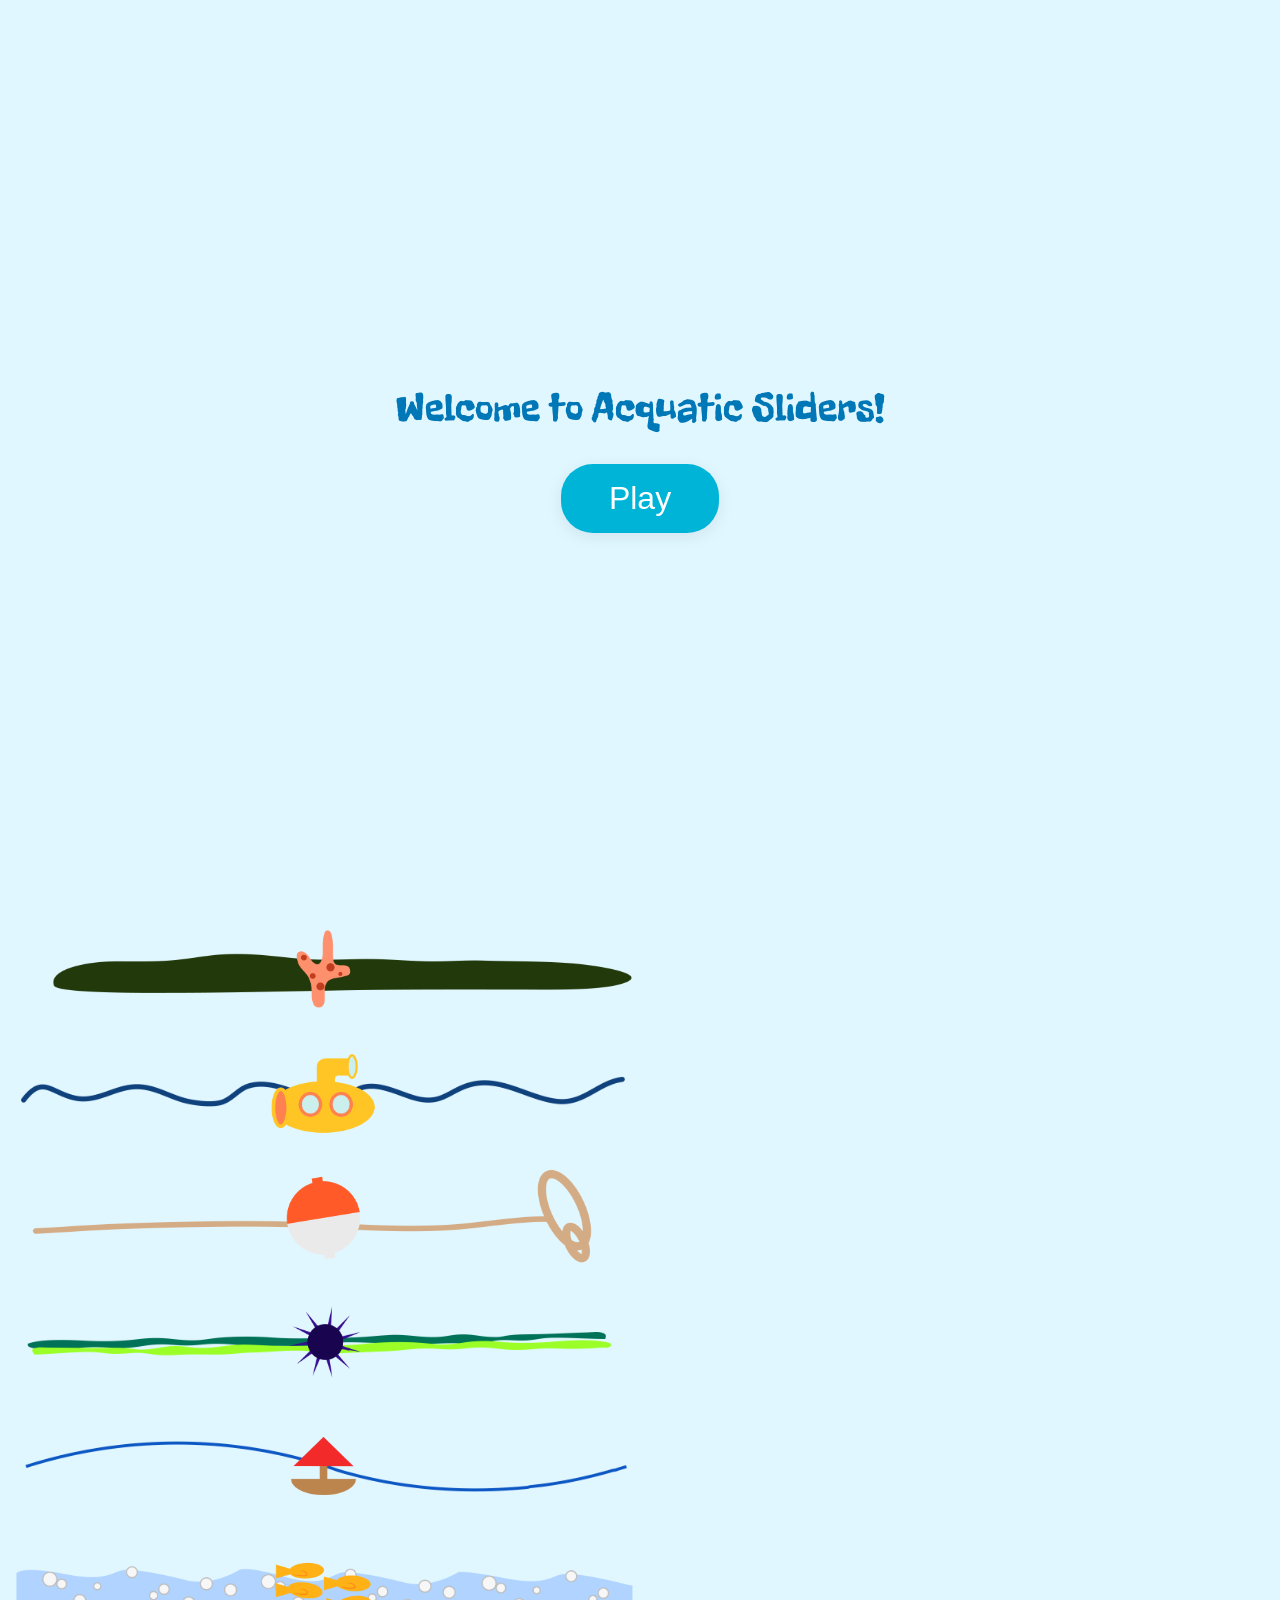
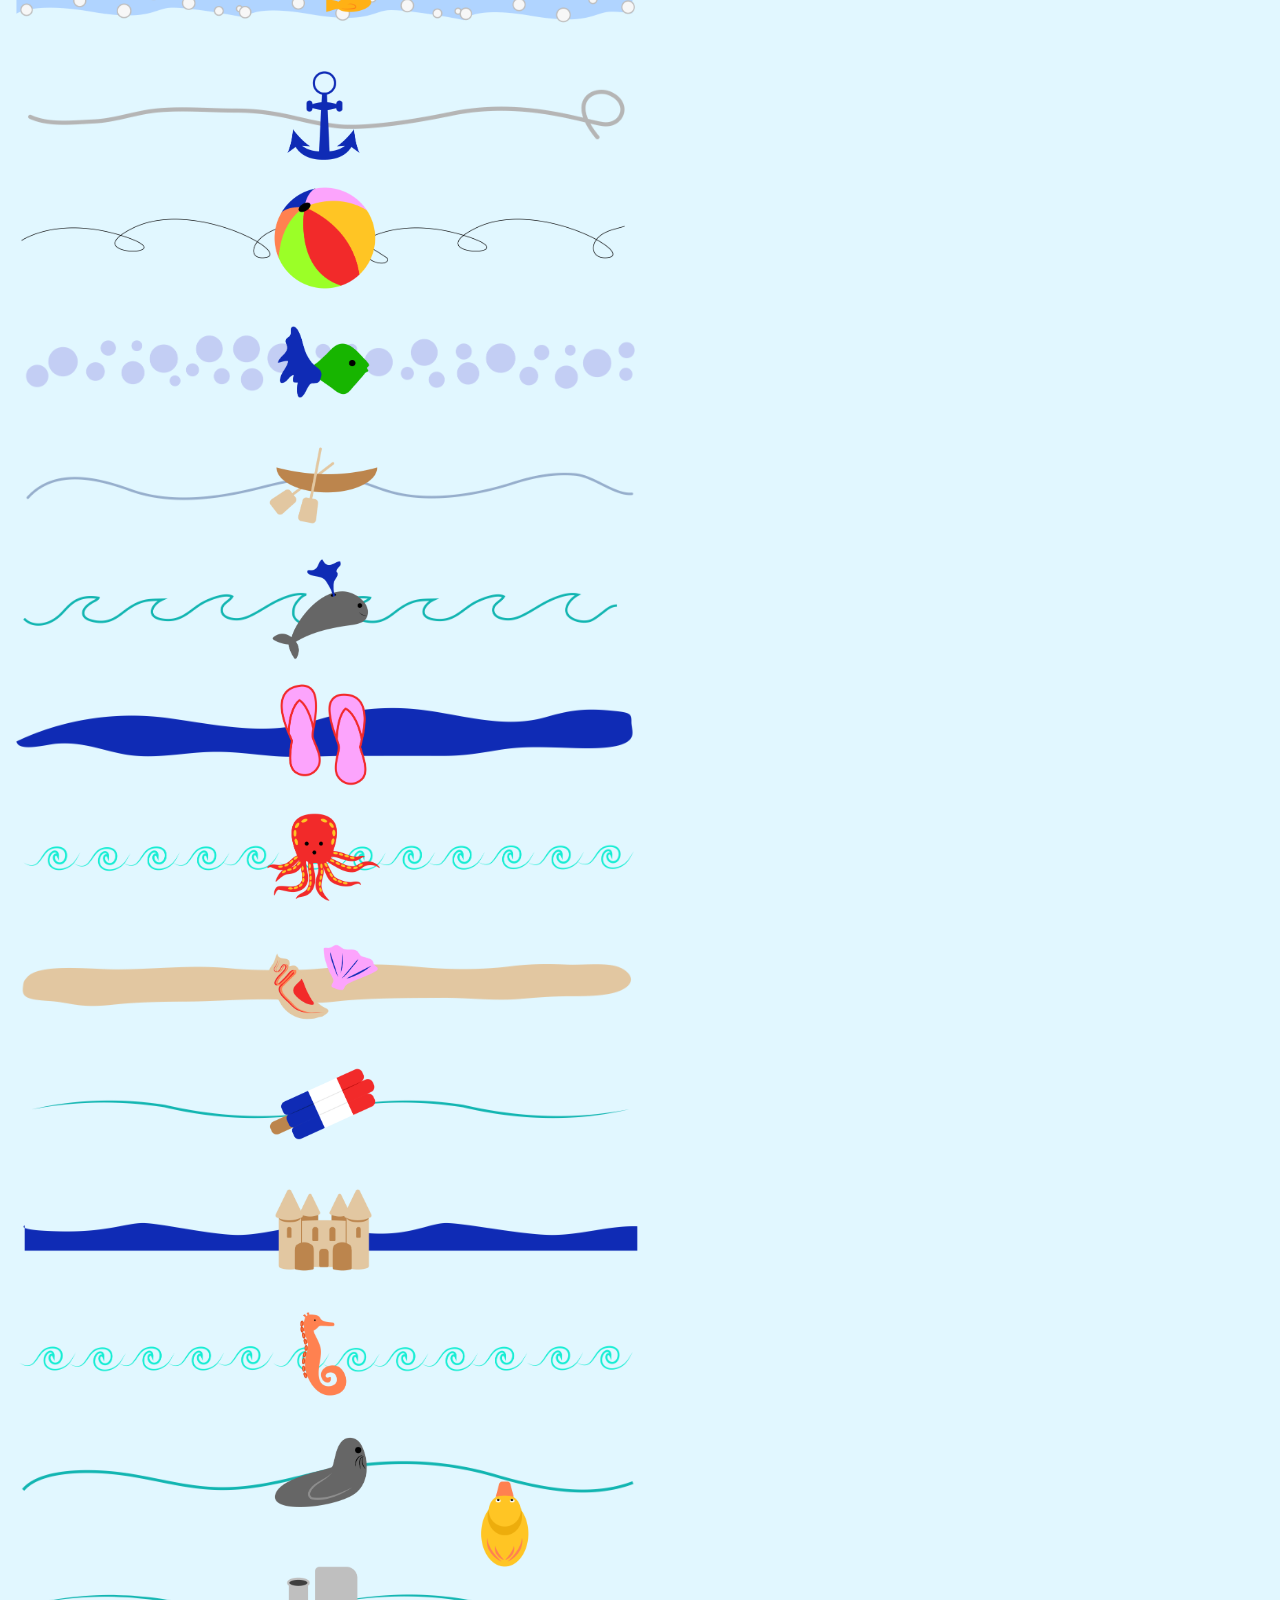
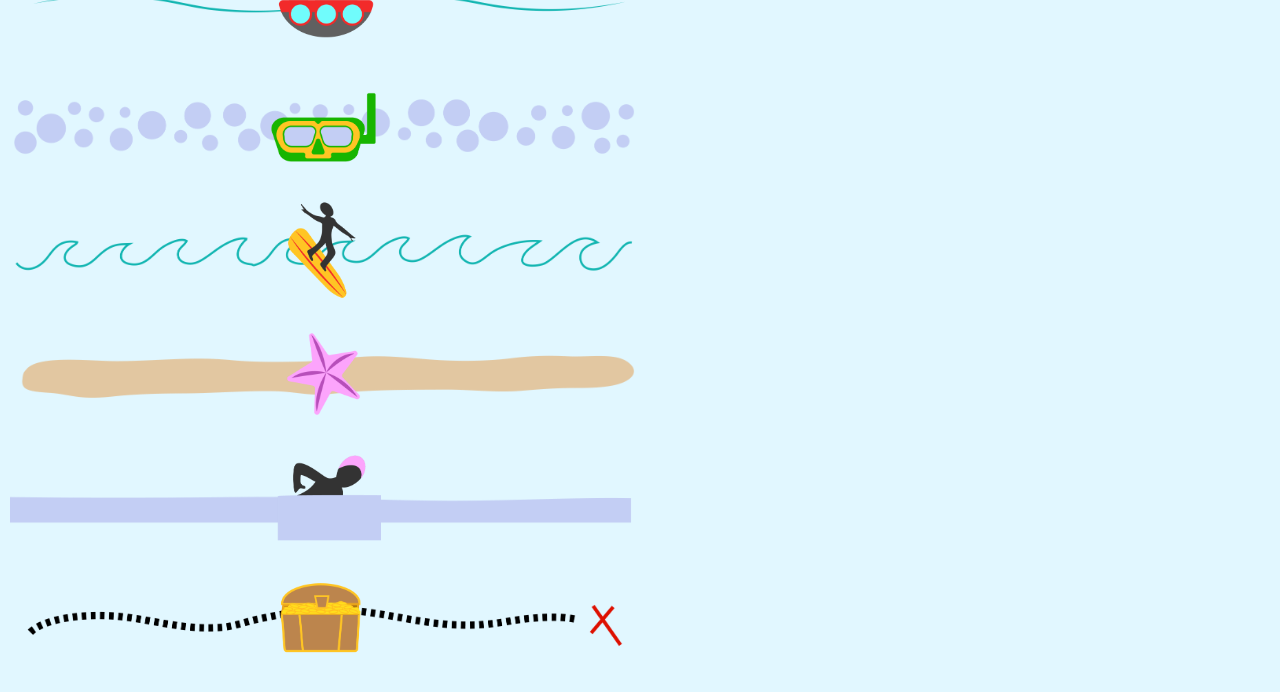
<file: index.html>
<!DOCTYPE html>
<html lang="en">

<head>
  <meta charset="UTF-8">
  <meta name="viewport" content="width=device-width, initial-scale=1.0">
  <title>Acquatic Sliders</title>

  <link rel="preconnect" href="https://fonts.googleapis.com">
  <link rel="preconnect" href="https://fonts.gstatic.com" crossorigin>
  <link href="https://fonts.googleapis.com/css2?family=Freckle+Face&display=swap" rel="stylesheet">

  <link rel="stylesheet" href="style.css">
</head>

<body>

  <div class="landing-container">
    <div class="landing-title">Welcome to Acquatic Sliders!</div>
    <button class="play-btn" onclick="window.location.href='main.html'">Play</button>
  </div>

  <!-- <slider class="slidercontainer">
    <img class="coralslider" src="./assets/codingcoralsliders-01.png" alt="Slider Graphic">
    <img class="coralslider2" src="./assets/codingcoralsliders-02.png" alt="Slider Graphic">
    <input type="range" min="1" max="100" value="50" class="slider" id="myRange1">
</slider> -->
  <!-- <input type="range" min="1" max="100" value="50" class="slider" id="myRange1"> -->

  <!-- <div class="test">
  <input type="range" min="1" max="100" value="50" class="slider" id="myRange">
  <img class="coralslider" src="./assets/codingcoralsliders-01.png" alt="Slider Graphic">
    <img class="coralslider2" src="./assets/codingcoralsliders-02.png" alt="Slider Graphic">
</div> -->

  <div class="slidecontainer">
    <input type="range" min="1" max="100" value="50" class="slidercoral" id="myRange">
  </div>

  <div class="slidecontainer">
    <input type="range" min="1" max="100" value="50" class="slidersubmarine" id="myRange2">
  </div>

  <div class="slidecontainer">
    <input type="range" min="1" max="100" value="50" class="sliderbuoy" id="myRange3">
  </div>

  <div class="slidecontainer">
    <input type="range" min="1" max="100" value="50" class="sliderbarnacle" id="myRange4">
  </div>

  <div class="slidecontainer">
    <input type="range" min="1" max="100" value="50" class="slidersailboat" id="myRange5">
  </div>

  <div class="slidecontainer">
    <input type="range" min="1" max="100" value="50" class="sliderfishfamily" id="myRange6">
  </div>


  <div class="slidecontainer">
    <input type="range" min="1" max="100" value="50" class="slideranchor" id="myRange7">
  </div>


  <div class="slidecontainer">
    <input type="range" min="1" max="100" value="50" class="sliderbeachball" id="myRange8">
  </div>


  <div class="slidecontainer">
    <input type="range" min="1" max="100" value="50" class="sliderbluefish" id="myRange9">
  </div>

  <div class="slidecontainer">
    <input type="range" min="1" max="100" value="50" class="slidercanoe" id="myRange10">
  </div>


  <div class="slidecontainer">
    <input type="range" min="1" max="100" value="50" class="sliderdolphin" id="myRange11">
  </div>


  <div class="slidecontainer">
    <input type="range" min="1" max="100" value="50" class="sliderflipflop" id="myRange12">
  </div>


  <div class="slidecontainer">
    <input type="range" min="1" max="100" value="50" class="slideroctopi" id="myRange13">
  </div>

  <div class="slidecontainer">
    <input type="range" min="1" max="100" value="50" class="sliderseashell" id="myRange14">
  </div>


  <div class="slidecontainer">
    <input type="range" min="1" max="100" value="50" class="sliderpopsicle" id="myRange15">
  </div>


  <div class="slidecontainer">
    <input type="range" min="1" max="100" value="50" class="slidersandcastle" id="myRange16">
  </div>

  <div class="slidecontainer">
    <input type="range" min="1" max="100" value="50" class="sliderseahorse" id="myRange17">
  </div>

  <div class="slidecontainer">
    <input type="range" min="1" max="100" value="50" class="sliderseal" id="myRange18">
  </div>

  <div class="slidecontainer">
    <input type="range" min="1" max="100" value="50" class="slidersmallship" id="myRange19">
  </div>


  <div class="slidecontainer">
    <input type="range" min="1" max="100" value="50" class="slidersnorkel" id="myRange20">
  </div>

  <div class="slidecontainer">
    <input type="range" min="1" max="100" value="50" class="slidersurfboard" id="myRange21">
  </div>

  <div class="slidecontainer">
    <input type="range" min="1" max="100" value="50" class="sliderstarfish" id="myRange22">
  </div>


  <div class="slidecontainer">
    <input type="range" min="1" max="100" value="50" class="sliderswimmer" id="myRange23">
  </div>

  <div class="slidecontainer">
    <input type="range" min="1" max="100" value="50" class="slidertreasurechest" id="myRange24">
  </div>


  <div class="slidecontainer">
    <input type="range" min="1" max="100" value="0" class="slidervertical-slider" id="myRange25" orient="vertical">
  </div>

  <script src="script.js"></script>

</body>

</html>
</file>
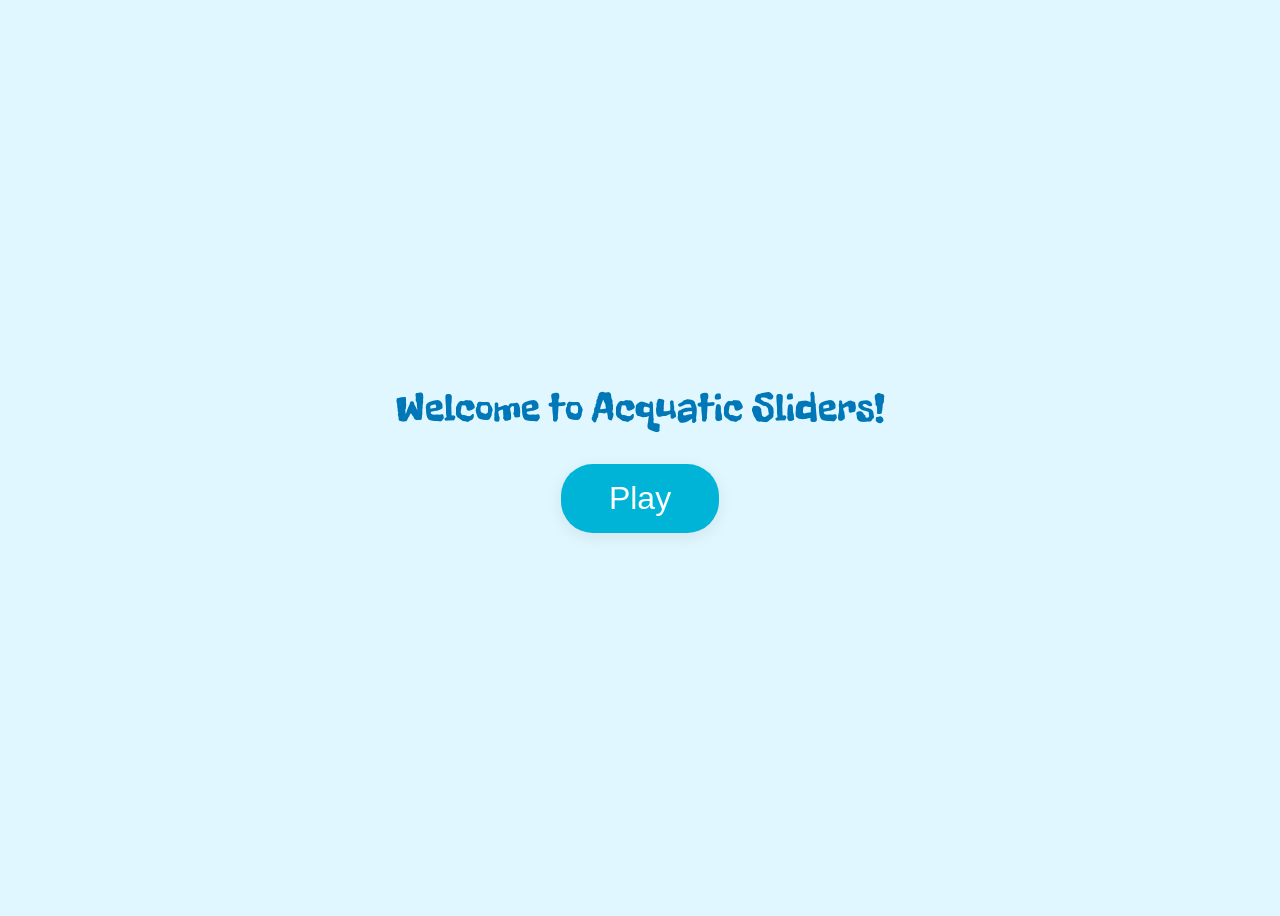
<file: landing.html>
<!DOCTYPE html>
<html lang="en">
<head>
    <meta charset="UTF-8">
    <meta name="viewport" content="width=device-width, initial-scale=1.0">
    <title>Acquatic Sliders</title>

    <link rel="preconnect" href="https://fonts.googleapis.com">
<link rel="preconnect" href="https://fonts.gstatic.com" crossorigin>
<link href="https://fonts.googleapis.com/css2?family=Freckle+Face&display=swap" rel="stylesheet">

    <link rel="stylesheet" href="style.css">
</head>
<body>
    <script src="script.js"></script>

 <div class="landing-container">
        <div class="landing-title">Welcome to Acquatic Sliders!</div>
        <button class="play-btn" onclick="window.location.href='main.html'">Play</button>
    </div>
</body>
</html>
</file>
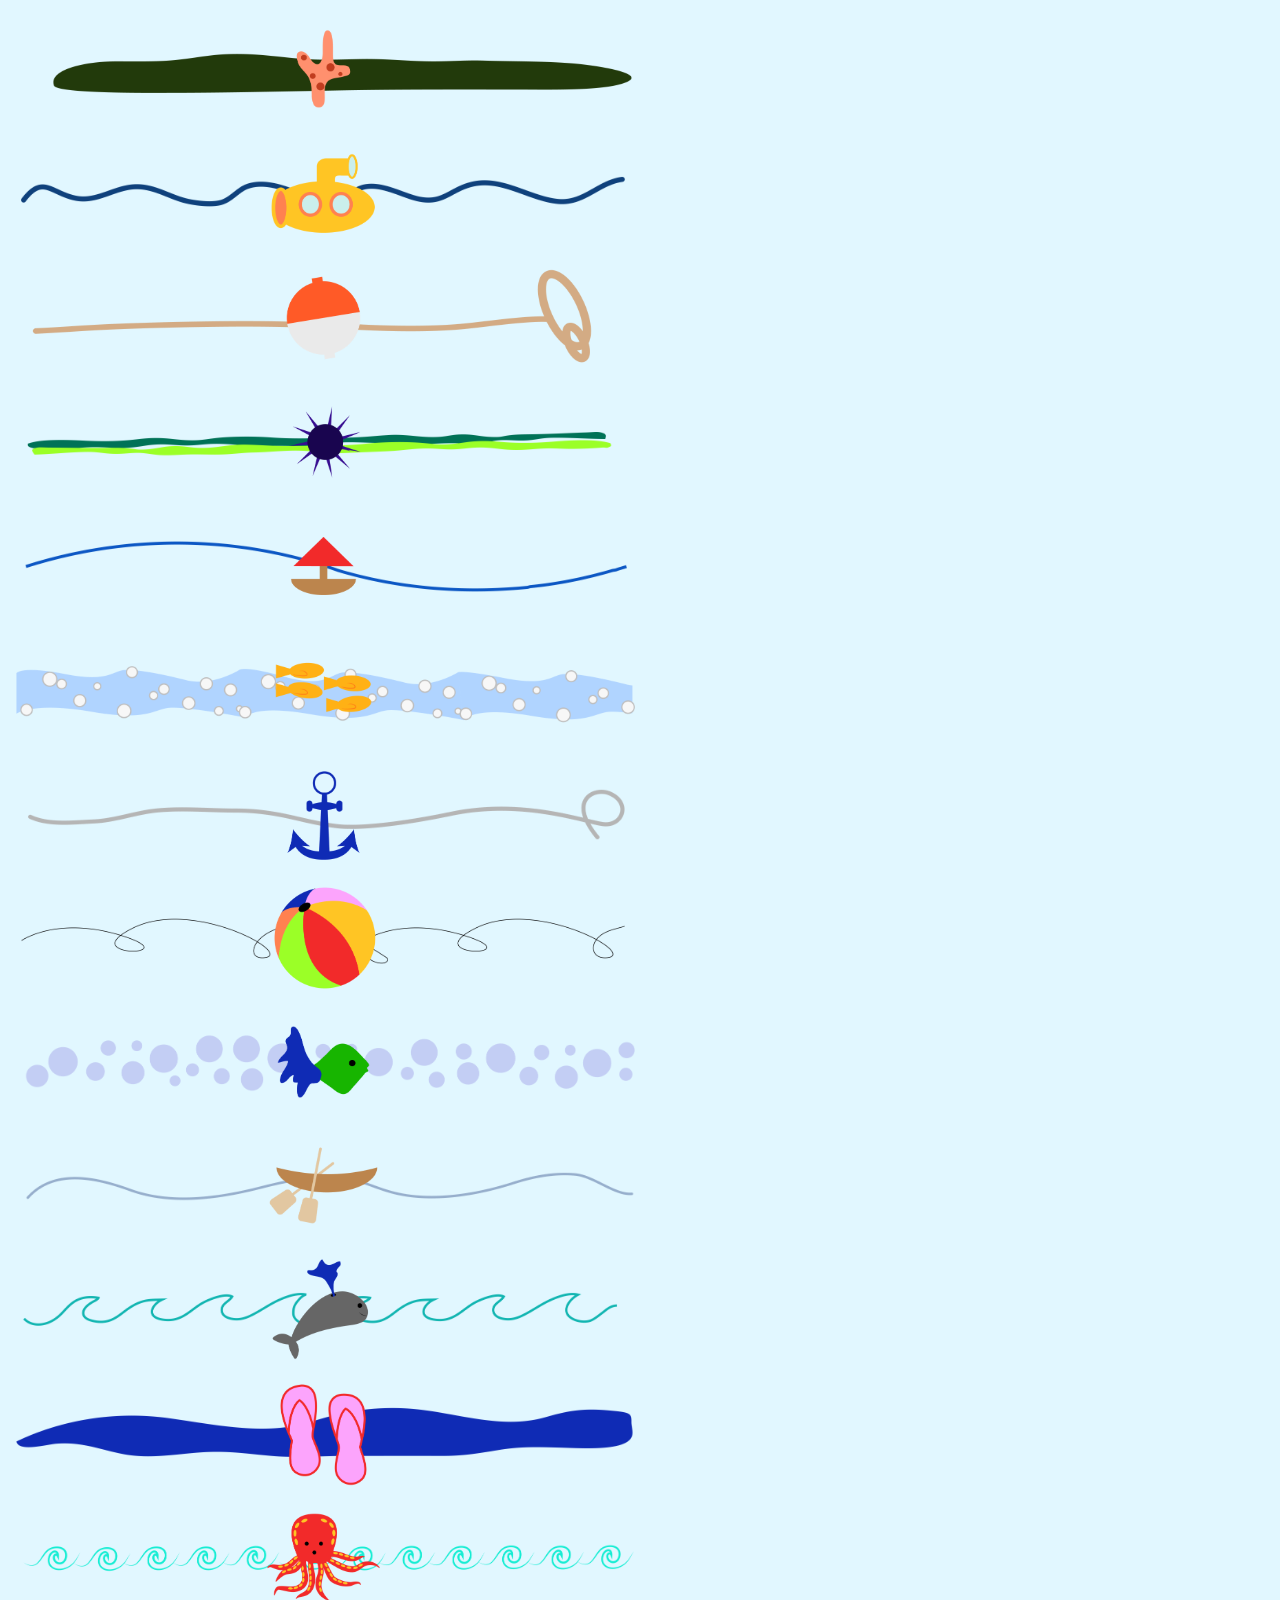
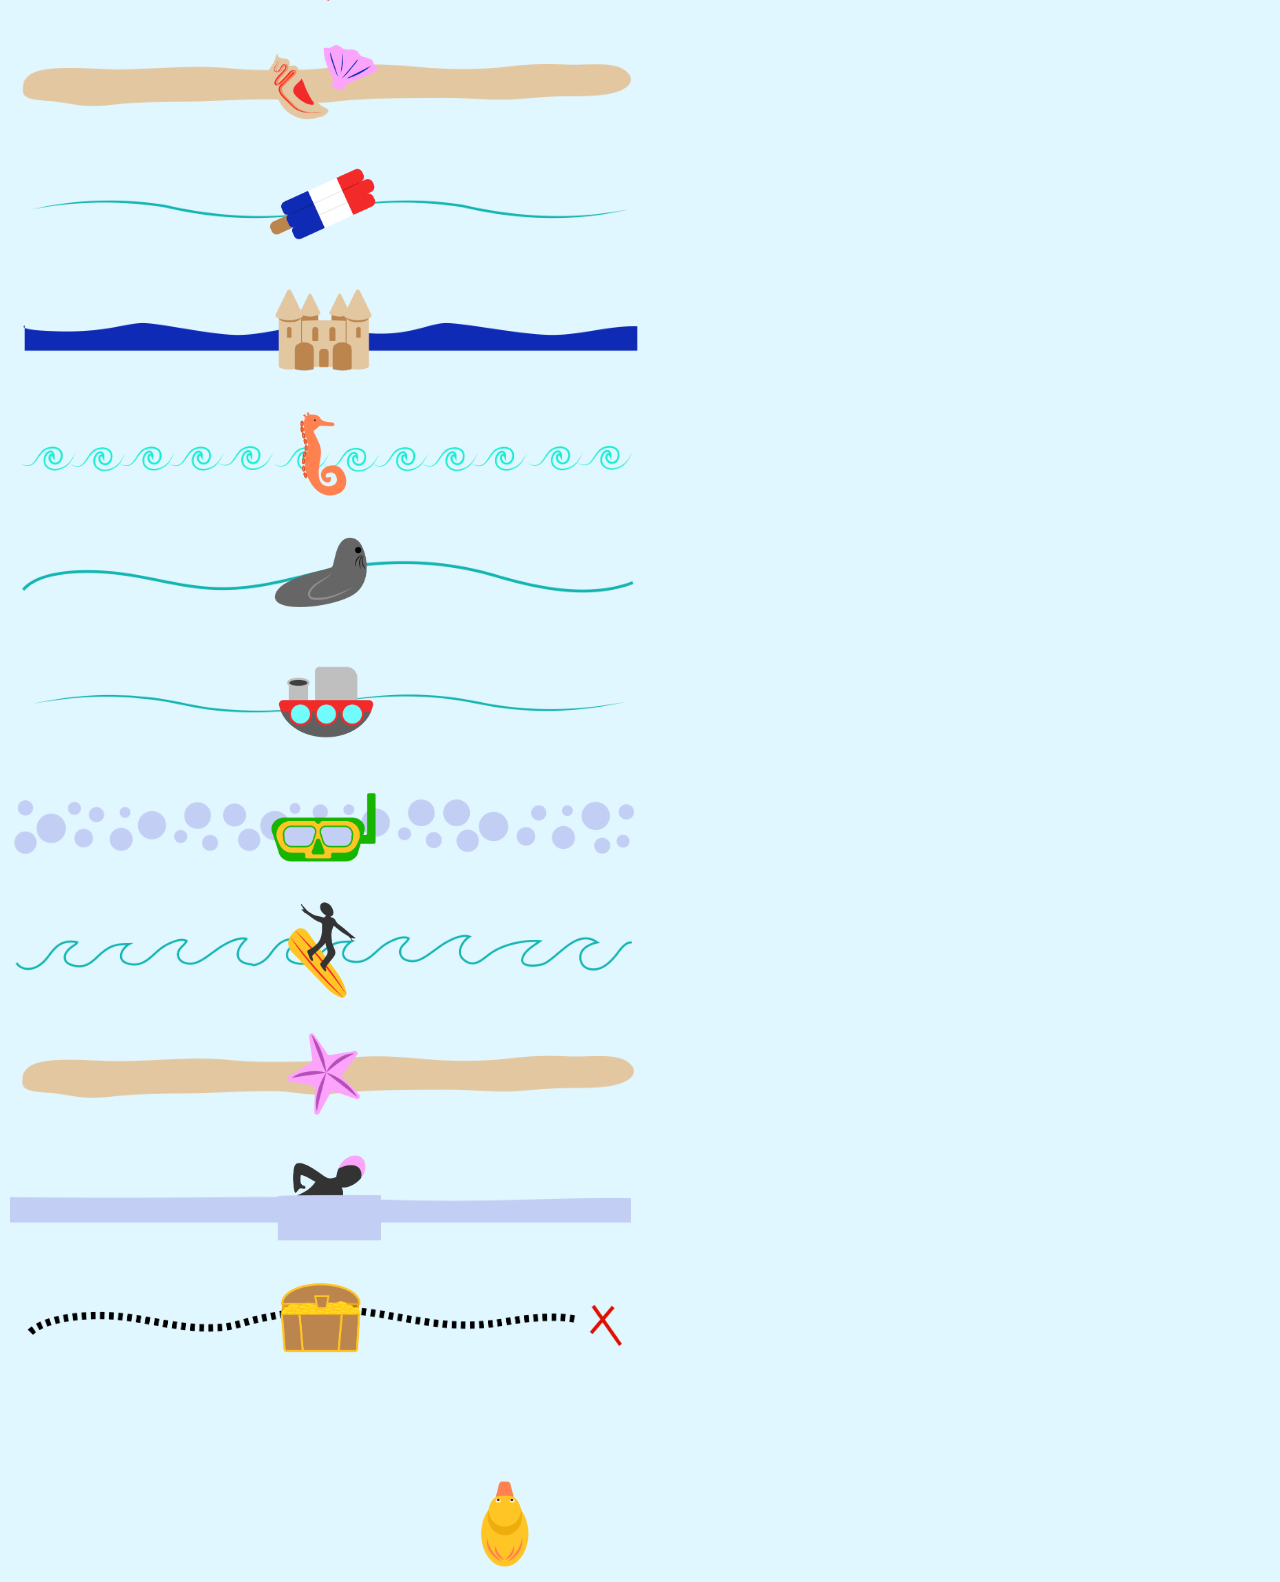
<file: main.html>
<!DOCTYPE html>
<html lang="en">

<head>
  <meta charset="UTF-8">
  <meta name="viewport" content="width=device-width, initial-scale=1.0">
  <title>Acquatic Sliders</title>

  <link rel="preconnect" href="https://fonts.googleapis.com">
  <link rel="preconnect" href="https://fonts.gstatic.com" crossorigin>
  <link href="https://fonts.googleapis.com/css2?family=Freckle+Face&display=swap" rel="stylesheet">

  <link rel="stylesheet" href="style.css">
</head>

<body>

  <div class="slidecontainer">
    <input type="range" min="1" max="100" value="50" class="slidercoral" id="myRange">
  </div>

  <div class="slidecontainer">
    <input type="range" min="1" max="100" value="50" class="slidersubmarine" id="myRange2">
  </div>

  <div class="slidecontainer">
    <input type="range" min="1" max="100" value="50" class="sliderbuoy" id="myRange3">
  </div>

  <div class="slidecontainer">
    <input type="range" min="1" max="100" value="50" class="sliderbarnacle" id="myRange4">
  </div>

  <div class="slidecontainer">
    <input type="range" min="1" max="100" value="50" class="slidersailboat" id="myRange5">
  </div>

  <div class="slidecontainer">
    <input type="range" min="1" max="100" value="50" class="sliderfishfamily" id="myRange6">
  </div>


  <div class="slidecontainer">
    <input type="range" min="1" max="100" value="50" class="slideranchor" id="myRange7">
  </div>


  <div class="slidecontainer">
    <input type="range" min="1" max="100" value="50" class="sliderbeachball" id="myRange8">
  </div>


  <div class="slidecontainer">
    <input type="range" min="1" max="100" value="50" class="sliderbluefish" id="myRange9">
  </div>

  <div class="slidecontainer">
    <input type="range" min="1" max="100" value="50" class="slidercanoe" id="myRange10">
  </div>


  <div class="slidecontainer">
    <input type="range" min="1" max="100" value="50" class="sliderdolphin" id="myRange11">
  </div>


  <div class="slidecontainer">
    <input type="range" min="1" max="100" value="50" class="sliderflipflop" id="myRange12">
  </div>


  <div class="slidecontainer">
    <input type="range" min="1" max="100" value="50" class="slideroctopi" id="myRange13">
  </div>

  <div class="slidecontainer">
    <input type="range" min="1" max="100" value="50" class="sliderseashell" id="myRange14">
  </div>


  <div class="slidecontainer">
    <input type="range" min="1" max="100" value="50" class="sliderpopsicle" id="myRange15">
  </div>


  <div class="slidecontainer">
    <input type="range" min="1" max="100" value="50" class="slidersandcastle" id="myRange16">
  </div>

  <div class="slidecontainer">
    <input type="range" min="1" max="100" value="50" class="sliderseahorse" id="myRange17">
  </div>

  <div class="slidecontainer">
    <input type="range" min="1" max="100" value="50" class="sliderseal" id="myRange18">
  </div>

  <div class="slidecontainer">
    <input type="range" min="1" max="100" value="50" class="slidersmallship" id="myRange19">
  </div>


  <div class="slidecontainer">
    <input type="range" min="1" max="100" value="50" class="slidersnorkel" id="myRange20">
  </div>

  <div class="slidecontainer">
    <input type="range" min="1" max="100" value="50" class="slidersurfboard" id="myRange21">
  </div>

  <div class="slidecontainer">
    <input type="range" min="1" max="100" value="50" class="sliderstarfish" id="myRange22">
  </div>


  <div class="slidecontainer">
    <input type="range" min="1" max="100" value="50" class="sliderswimmer" id="myRange23">
  </div>

  <div class="slidecontainer">
    <input type="range" min="1" max="100" value="50" class="slidertreasurechest" id="myRange24">
  </div>


  <div class="slidecontainer">
    <input type="range" min="1" max="100" value="0" class="slidervertical-slider" id="myRange25" orient="vertical">
  </div>

  <script src="script.js"></script>

</body>

</html>
</file>
<file: style.css>
body{
    background-color:#e1f7ff;
}

.slidecontainer{
    width: 100%;
    display: flex;
    /* flex-direction: column; */
    align-items: center;
    align-content:center;
}


.slidercoral{
    background-image:url('assets/codingcoralsliders-01.png');
     -webkit-appearance: none;
    appearance: none;
     background: url('assets/codingcoralsliders-01.png');
    background-repeat: no-repeat;
    background-position: center;
    background-size: contain;
    cursor: pointer;
     width: 50%;
    height: 120px;
}

.slidercoral::-webkit-slider-thumb {
    -webkit-appearance: none;
    appearance: none;
    background-image:url('assets/codingcoralsliders-02.png');
    width: 115px;
    height: 130px;
    border: none;
    background-size: contain;
    background-repeat: no-repeat;
    background-position: center;
    cursor: pointer;
    margin-top: 0px;
}

.slidercoral::-moz-range-thumb {
    background-image:url('assets/codingcoralsliders-02.png');
    width:100px;
    height:100px;
    background-size: contain;
    background-repeat: no-repeat;
    background-position: center;
    cursor: pointer;
}


.slidersubmarine{
    background-image:url('assets/codingsubmarineslider-01.png');
     -webkit-appearance: none;
    appearance: none;
     background: url('assets/codingsubmarineslider-01.png');
    background-repeat: no-repeat;
    background-position: center;
    background-size: contain;
    cursor: pointer;
     width: 50%;
    height: 120px; 
}

.slidersubmarine2{
    text-decoration-line: underline;
    text-decoration-style: wavy;
    text-decoration-color: blue;
    text-decoration-thickness: 2px;
    color:#e1f7ff;
    width: 50%;
    height: 120px; 
}

.slidersubmarine::-webkit-slider-thumb {
    -webkit-appearance: none;
    appearance: none;
    background-image:url('assets/codingsubmarineslider-02.png');
    width: 115px;
    height: 130px;
    border: none;
    background-size: contain;
    background-repeat: no-repeat;
    background-position: center;
    cursor: pointer;
    margin-top: 0px;
    animation: bounce 1s infinite;
}

.slidersubmarine::-moz-range-thumb {
    background-image:url('assets/codingsubmarineslider-02.png');
    width:9em;
    background-size: contain;
    background-repeat: no-repeat;
    background-position: center;
    cursor: pointer;
    animation: bounce 1s infinite;
}


.sliderbuoy{
    background-image:url('assets/codingbuoyslider-01.png');
     -webkit-appearance: none;
    appearance: none;
     background: url('assets/codingbuoyslider-01.png');
    background-repeat: no-repeat;
    background-position: center;
    background-size: contain;
    cursor: pointer;
     width: 50%;
    height: 120px;
}

.sliderbuoy::-webkit-slider-thumb {
    -webkit-appearance: none;
    appearance: none;
    background-image:url('assets/codingbuoyslider-02.png');
    width: 115px;
    height: 130px;
    border: none;
    background-size: contain;
    background-repeat: no-repeat;
    background-position: center;
    cursor: pointer;
    margin-top: 0px;
    /* animation:spin 2s infinite; */
}

.sliderbuoy::-moz-range-thumb {
    background-image:url('assets/codingbuoyslider-02.png');
    width:9em;
    background-size: contain;
    background-repeat: no-repeat;
    background-position: center;
    cursor: pointer;
    /* animation:spin 2s infinite; */
}

.sliderbuoy::-webkit-slider-thumb:hover{
    animation:spin 2s infinite;
}


.sliderbarnacle{
    background-image:url('assets/codingbarnacleslider-01.png');
     -webkit-appearance: none;
    appearance: none;
     background: url('assets/codingbarnacleslider-01.png');
    background-repeat: no-repeat;
    background-position: center;
    background-size: contain;
    cursor: pointer;
     width: 50%;
    height: 120px;
}

.sliderbarnacle::-webkit-slider-thumb {
    -webkit-appearance: none;
    appearance: none;
    background-image:url('assets/codingbarnacleslider-02.png');
    width: 115px;
    height: 130px;
    border: none;
    background-size: contain;
    background-repeat: no-repeat;
    background-position: center;
    cursor: pointer;
    margin-top: 0px;
    animation:gummy 2s infinite ease;
}

.sliderbarnacle::-moz-range-thumb {
    background-image:url('assets/codingbarnacleslider-02.png');
    width:9em;
    background-size: contain;
    background-repeat: no-repeat;
    background-position: center;
    cursor: pointer;
    animation:gummy 2s infinite ease;
}



.slidersailboat{
    background-image:url('assets/codingsailboatslider-01.png');
     -webkit-appearance: none;
    appearance: none;
     background: url('assets/codingsailboatslider-01.png');
    background-repeat: no-repeat;
    background-position: center;
    background-size: contain;
    cursor: pointer;
     width: 50%;
    height: 120px;
}

.slidersailboat::-webkit-slider-thumb {
    -webkit-appearance: none;
    appearance: none;
    background-image:url('assets/codingsailboatslider-02.png');
    width: 115px;
    height: 130px;
    border: none;
    background-size: contain;
    background-repeat: no-repeat;
    background-position: center;
    cursor: pointer;
    margin-top: 0px;
}

.slidersailboat::-moz-range-thumb {
    background-image:url('assets/codingsailboatslider-02.png');
    width:9em;
    background-size: contain;
    background-repeat: no-repeat;
    background-position: center;
    cursor: pointer;
}



.sliderfishfamily{
    background-image:url('assets/codingfishfamilyslider-01.png');
     -webkit-appearance: none;
    appearance: none;
     background: url('assets/codingfishfamilyslider-01.png');
    background-repeat: no-repeat;
    background-position: center;
    background-size: contain;
    cursor: pointer;
     width: 50%;
    height: 120px;
}

.sliderfishfamily::-webkit-slider-thumb {
    -webkit-appearance: none;
    appearance: none;
    background-image:url('assets/codingfishfamilyslider-02.png');
    width: 115px;
    height: 130px;
    border: none;
    background-size: contain;
    background-repeat: no-repeat;
    background-position: center;
    cursor: pointer;
    margin-top: 0px;
     animation:bounce 2s infinite ease;
}

.sliderfishfamily::-moz-range-thumb {
    background-image:url('assets/codingfishfamilyslider-02.png');
    width:9em;
    background-size: contain;
    background-repeat: no-repeat;
    background-position: center;
    cursor: pointer;
    animation:bounce 2s infinite ease;
}


.slideranchor{
    background-image:url('assets/codinganchorslider-01.png');
     -webkit-appearance: none;
    appearance: none;
     background: url('assets/codinganchorslider-01.png');
    background-repeat: no-repeat;
    background-position: center;
    background-size: contain;
    cursor: pointer;
     width: 50%;
    height: 120px;
}

.slideranchor::-webkit-slider-thumb {
    -webkit-appearance: none;
    appearance: none;
    background-image:url('assets/codinganchorslider-02.png');
    width: 115px;
    height: 130px;
    border: none;
    background-size: contain;
    background-repeat: no-repeat;
    background-position: center;
    cursor: pointer;
    margin-top: 0px;
}

.slideranchor::-moz-range-thumb {
    background-image:url('assets/codinganchorslider-02.png');
    width:9em;
    background-size: contain;
    background-repeat: no-repeat;
    background-position: center;
    cursor: pointer;
}


.sliderbeachball{
    background-image:url('assets/codingbeachballslider-01.png');
     -webkit-appearance: none;
    appearance: none;
     background: url('assets/codingbeachballslider-01.png');
    background-repeat: no-repeat;
    background-position: center;
    background-size: contain;
    cursor: pointer;
     width: 50%;
    height: 120px;
}

.sliderbeachball::-webkit-slider-thumb {
    -webkit-appearance: none;
    appearance: none;
    background-image:url('assets/codingbeachballslider-02.png');
    width: 115px;
    height: 130px;
    border: none;
    background-size: contain;
    background-repeat: no-repeat;
    background-position: center;
    cursor: pointer;
    margin-top: 0px;
}

.sliderbeachball::-moz-range-thumb {
    background-image:url('assets/codingbeachballslider-02.png');
    width:9em;
    background-size: contain;
    background-repeat: no-repeat;
    background-position: center;
    cursor: pointer;
}



.sliderbluefish{
    background-image:url('assets/codingbluefishslider-01.png');
     -webkit-appearance: none;
    appearance: none;
     background: url('assets/codingbluefishslider-01.png');
    background-repeat: no-repeat;
    background-position: center;
    background-size: contain;
    cursor: pointer;
     width: 50%;
    height: 120px;
}

.sliderbluefish::-webkit-slider-thumb {
    -webkit-appearance: none;
    appearance: none;
    background-image:url('assets/codingbluefishslider-02.png');
    width: 115px;
    height: 130px;
    border: none;
    background-size: contain;
    background-repeat: no-repeat;
    background-position: center;
    cursor: pointer;
    margin-top: 0px;
}

.sliderbluefish::-moz-range-thumb {
    background-image:url('assets/codingbluefishslider-02.png');
    width:9em;
    background-size: contain;
    background-repeat: no-repeat;
    background-position: center;
    cursor: pointer;
}


.slidercanoe{
    background-image:url('assets/codingcanoeslider-01.png');
     -webkit-appearance: none;
    appearance: none;
     background: url('assets/codingcanoeslider-01.png');
    background-repeat: no-repeat;
    background-position: center;
    background-size: contain;
    cursor: pointer;
     width: 50%;
    height: 120px;
}

.slidercanoe::-webkit-slider-thumb {
    -webkit-appearance: none;
    appearance: none;
    background-image:url('assets/codingcanoeslider-02.png');
    width: 115px;
    height: 130px;
    border: none;
    background-size: contain;
    background-repeat: no-repeat;
    background-position: center;
    cursor: pointer;
    margin-top: 0px;
}

.slidercanoe::-moz-range-thumb {
    background-image:url('assets/codingcanoeslider-02.png');
    width:9em;
    background-size: contain;
    background-repeat: no-repeat;
    background-position: center;
    cursor: pointer;
}



.sliderdolphin{
    background-image:url('assets/codingdolphinslider-01.png');
     -webkit-appearance: none;
    appearance: none;
     background: url('assets/codingdolphinslider-01.png');
    background-repeat: no-repeat;
    background-position: center;
    background-size: contain;
    cursor: pointer;
     width: 50%;
    height: 120px;
}

.sliderdolphin::-webkit-slider-thumb {
    -webkit-appearance: none;
    appearance: none;
    background-image:url('assets/codingdolphinslider-02.png');
    width: 115px;
    height: 130px;
    border: none;
    background-size: contain;
    background-repeat: no-repeat;
    background-position: center;
    cursor: pointer;
    margin-top: 0px;
}

.sliderdolphin::-moz-range-thumb {
    background-image:url('assets/codingdolphinslider-02.png');
    width:9em;
    background-size: contain;
    background-repeat: no-repeat;
    background-position: center;
    cursor: pointer;
}


.sliderflipflop{
    background-image:url('assets/codingflipflopsslider-01.png');
     -webkit-appearance: none;
    appearance: none;
     background: url('assets/codingflipflopsslider-01.png');
    background-repeat: no-repeat;
    background-position: center;
    background-size: contain;
    cursor: pointer;
     width: 50%;
    height: 120px;
}

.sliderflipflop::-webkit-slider-thumb {
    -webkit-appearance: none;
    appearance: none;
    background-image:url('assets/codingflipflopsslider-02.png');
    width: 115px;
    height: 130px;
    border: none;
    background-size: contain;
    background-repeat: no-repeat;
    background-position: center;
    cursor: pointer;
    margin-top: 0px;
}

.sliderflipflop::-moz-range-thumb {
    background-image:url('assets/codingflipflopsslider-02.png');
    width:9em;
    background-size: contain;
    background-repeat: no-repeat;
    background-position: center;
    cursor: pointer;
}


.slideroctopi{
    background-image:url('assets/codingoctopislider-01.png');
     -webkit-appearance: none;
    appearance: none;
     background: url('assets/codingoctopislider-01.png');
    background-repeat: no-repeat;
    background-position: center;
    background-size: contain;
    cursor: pointer;
     width: 50%;
    height: 120px;
}

.slideroctopi::-webkit-slider-thumb {
    -webkit-appearance: none;
    appearance: none;
    background-image:url('assets/codingoctopislider-02.png');
    width: 115px;
    height: 130px;
    border: none;
    background-size: contain;
    background-repeat: no-repeat;
    background-position: center;
    cursor: pointer;
    margin-top: 0px;
}

.slideroctopi::-moz-range-thumb {
    background-image:url('assets/codingoctopislider-02.png');
    width:9em;
    background-size: contain;
    background-repeat: no-repeat;
    background-position: center;
    cursor: pointer;
}


.sliderseashell{
    background-image:url('assets/codingseashellsslider-01.png');
     -webkit-appearance: none;
    appearance: none;
     background: url('assets/codingseashellsslider-01.png');
    background-repeat: no-repeat;
    background-position: center;
    background-size: contain;
    cursor: pointer;
     width: 50%;
    height: 120px;
}

.sliderseashell::-webkit-slider-thumb {
    -webkit-appearance: none;
    appearance: none;
    background-image:url('assets/codingseashellsslider-02.png');
    width: 115px;
    height: 130px;
    border: none;
    background-size: contain;
    background-repeat: no-repeat;
    background-position: center;
    cursor: pointer;
    margin-top: 0px;
}

.sliderseashell::-moz-range-thumb {
    background-image:url('assets/codingseashellsslider-02.png');
    width:9em;
    background-size: contain;
    background-repeat: no-repeat;
    background-position: center;
    cursor: pointer;
}



.sliderpopsicle{
    background-image:url('assets/codingpopsicleslider-01.png');
     -webkit-appearance: none;
    appearance: none;
     background: url('assets/codingpopsicleslider-01.png');
    background-repeat: no-repeat;
    background-position: center;
    background-size: contain;
    cursor: pointer;
     width: 50%;
    height: 120px;
}

.sliderpopsicle::-webkit-slider-thumb {
    -webkit-appearance: none;
    appearance: none;
    background-image:url('assets/codingpopsicleslider-02.png');
    width: 115px;
    height: 130px;
    border: none;
    background-size: contain;
    background-repeat: no-repeat;
    background-position: center;
    cursor: pointer;
    margin-top: 0px;
}

.sliderpopsicle::-moz-range-thumb {
    background-image:url('assets/codingpopsicleslider-02.png');
    width:9em;
    background-size: contain;
    background-repeat: no-repeat;
    background-position: center;
    cursor: pointer;
}



.slidersandcastle{
    background-image:url('assets/codingsandcastleslider-01.png');
     -webkit-appearance: none;
    appearance: none;
     background: url('assets/codingsandcastleslider-01.png');
    background-repeat: no-repeat;
    background-position: center;
    background-size: contain;
    cursor: pointer;
     width: 50%;
    height: 120px;
}

.slidersandcastle::-webkit-slider-thumb {
    -webkit-appearance: none;
    appearance: none;
    background-image:url('assets/codingsandcastleslider-02.png');
    width: 115px;
    height: 130px;
    border: none;
    background-size: contain;
    background-repeat: no-repeat;
    background-position: center;
    cursor: pointer;
    margin-top: 0px;
}

.slidersandcastle::-moz-range-thumb {
    background-image:url('assets/codingsandcastleslider-02.png');
    width:9em;
    background-size: contain;
    background-repeat: no-repeat;
    background-position: center;
    cursor: pointer;
}



.sliderseahorse{
    background-image:url('assets/codingseahorseslider-01.png');
     -webkit-appearance: none;
    appearance: none;
     background: url('assets/codingseahorseslider-01.png');
    background-repeat: no-repeat;
    background-position: center;
    background-size: contain;
    cursor: pointer;
     width: 50%;
    height: 120px;
}

.sliderseahorse::-webkit-slider-thumb {
    -webkit-appearance: none;
    appearance: none;
    background-image:url('assets/codingseahorseslider-02.png');
    width: 115px;
    height: 130px;
    border: none;
    background-size: contain;
    background-repeat: no-repeat;
    background-position: center;
    cursor: pointer;
    margin-top: 0px;
}

.sliderseahorse::-moz-range-thumb {
    background-image:url('assets/codingseahorseslider-02.png');
    width:9em;
    background-size: contain;
    background-repeat: no-repeat;
    background-position: center;
    cursor: pointer;
}



.sliderseal{
    background-image:url('assets/codingsealslider-01.png');
     -webkit-appearance: none;
    appearance: none;
     background: url('assets/codingsealslider-01.png');
    background-repeat: no-repeat;
    background-position: center;
    background-size: contain;
    cursor: pointer;
     width: 50%;
    height: 120px;
}

.sliderseal::-webkit-slider-thumb {
    -webkit-appearance: none;
    appearance: none;
    background-image:url('assets/codingsealslider-02.png');
    width: 115px;
    height: 130px;
    border: none;
    background-size: contain;
    background-repeat: no-repeat;
    background-position: center;
    cursor: pointer;
    margin-top: 0px;
}

.sliderseal::-moz-range-thumb {
    background-image:url('assets/codingsealslider-02.png');
    width:9em;
    background-size: contain;
    background-repeat: no-repeat;
    background-position: center;
    cursor: pointer;
}



.slidersmallship{
    background-image:url('assets/codingsmallshipslider-01.png');
     -webkit-appearance: none;
    appearance: none;
     background: url('assets/codingsmallshipslider-01.png');
    background-repeat: no-repeat;
    background-position: center;
    background-size: contain;
    cursor: pointer;
     width: 50%;
    height: 120px;
}

.slidersmallship::-webkit-slider-thumb {
    -webkit-appearance: none;
    appearance: none;
    background-image:url('assets/codingsmallshipslider-02.png');
    width: 115px;
    height: 130px;
    border: none;
    background-size: contain;
    background-repeat: no-repeat;
    background-position: center;
    cursor: pointer;
    margin-top: 0px;
}

.slidersmallship::-moz-range-thumb {
    background-image:url('assets/codingsmallshipslider-02.png');
    width:9em;
    background-size: contain;
    background-repeat: no-repeat;
    background-position: center;
    cursor: pointer;
}



.slidersnorkel{
    background-image:url('assets/codingsnorkelslider-01.png');
     -webkit-appearance: none;
    appearance: none;
     background: url('assets/codingsnorkelslider-01.png');
    background-repeat: no-repeat;
    background-position: center;
    background-size: contain;
    cursor: pointer;
     width: 50%;
    height: 120px;
}

.slidersnorkel::-webkit-slider-thumb {
    -webkit-appearance: none;
    appearance: none;
    background-image:url('assets/codingsnorkelslider-02.png');
    width: 115px;
    height: 130px;
    border: none;
    background-size: contain;
    background-repeat: no-repeat;
    background-position: center;
    cursor: pointer;
    margin-top: 0px;
}

.slidersnorkel::-moz-range-thumb {
    background-image:url('assets/codingsnorkelslider-02.png');
    width:9em;
    background-size: contain;
    background-repeat: no-repeat;
    background-position: center;
    cursor: pointer;
}



.slidersurfboard{
    background-image:url('assets/codingsurferslider-01.png');
     -webkit-appearance: none;
    appearance: none;
     background: url('assets/codingsurferslider-01.png');
    background-repeat: no-repeat;
    background-position: center;
    background-size: contain;
    cursor: pointer;
     width: 50%;
    height: 120px;
}

.slidersurfboard::-webkit-slider-thumb {
    -webkit-appearance: none;
    appearance: none;
    background-image:url('assets/codingsurferslider-02.png');
    width: 115px;
    height: 130px;
    border: none;
    background-size: contain;
    background-repeat: no-repeat;
    background-position: center;
    cursor: pointer;
    margin-top: 0px;
}

.slidersurfboard::-moz-range-thumb {
    background-image:url('assets/codingsurferslider-02.png');
    width:9em;
    background-size: contain;
    background-repeat: no-repeat;
    background-position: center;
    cursor: pointer;
}


.sliderstarfish{
    background-image:url('assets/codingstarfishslider-01.png');
     -webkit-appearance: none;
    appearance: none;
     background: url('assets/codingstarfishslider-01.png');
    background-repeat: no-repeat;
    background-position: center;
    background-size: contain;
    cursor: pointer;
     width: 50%;
    height: 120px;
}

.sliderstarfish::-webkit-slider-thumb {
    -webkit-appearance: none;
    appearance: none;
    background-image:url('assets/codingstarfishslider-02.png');
    width: 115px;
    height: 130px;
    border: none;
    background-size: contain;
    background-repeat: no-repeat;
    background-position: center;
    cursor: pointer;
    margin-top: 0px;
}

.sliderstarfish::-moz-range-thumb {
    background-image:url('assets/codingstarfishslider-02.png');
    width:9em;
    background-size: contain;
    background-repeat: no-repeat;
    background-position: center;
    cursor: pointer;
}



.sliderswimmer{
    background-image:url('assets/codingswimmerslider-01.png');
     -webkit-appearance: none;
    appearance: none;
     background: url('assets/codingswimmerslider-01.png');
    background-repeat: no-repeat;
    background-position: center;
    background-size: contain;
    cursor: pointer;
     width: 50%;
    height: 120px;
}

.sliderswimmer::-webkit-slider-thumb {
    -webkit-appearance: none;
    appearance: none;
    background-image:url('assets/codingswimmerslider-02.png');
    width: 115px;
    height: 130px;
    border: none;
    background-size: contain;
    background-repeat: no-repeat;
    background-position: center;
    cursor: pointer;
    margin-top: 0px;
}

.sliderswimmer::-moz-range-thumb {
    background-image:url('assets/codingswimmerslider-02.png');
    width:9em;
    background-size: contain;
    background-repeat: no-repeat;
    background-position: center;
    cursor: pointer;
}


.slidertreasurechest{
    background-image:url('assets/codingtreasurechestslider-01.png');
     -webkit-appearance: none;
    appearance: none;
     background: url('assets/codingtreasurechestslider-01.png');
    background-repeat: no-repeat;
    background-position: center;
    background-size: contain;
    cursor: pointer;
     width: 50%;
    height: 120px;
}

.slidertreasurechest::-webkit-slider-thumb {
    -webkit-appearance: none;
    appearance: none;
    background-image:url('assets/codingtreasurechestslider-02.png');
    width: 115px;
    height: 130px;
    border: none;
    background-size: contain;
    background-repeat: no-repeat;
    background-position: center;
    cursor: pointer;
    margin-top: 0px;
}

.slidertreasurechest::-moz-range-thumb {
    background-image:url('assets/codingtreasurechestslider-02.png');
    width:9em;
    background-size: contain;
    background-repeat: no-repeat;
    background-position: center;
    cursor: pointer;
}




.slidervertical-slider{
    /* background-image:url('assets/codingfishfamilyslider-01.png'); */
     -webkit-appearance: none;
     /* appearance:slider-vertical; */
     /* background: url('assets/codingfishfamilyslider-01.png'); */
    background: transparent;
    background-repeat: no-repeat;
    background-position: center;
    background-size: contain;
    cursor: pointer;
    width: 100%;
    width:3200px;
    height: 100px;
    transform:rotate(-90deg);
    position:absolute;
    top:1530px;
    left:-1100px;
    pointer-events: none;
}

.slidervertical-slider::-webkit-slider-runnable-track {
    background: transparent;
}

.slidervertical-slider::-moz-range-track {
    background: transparent;
}

.slidervertical-slider::-webkit-slider-thumb {
    -webkit-appearance: none;
    appearance: none;
    background-image:url('assets/duckcharacterslider.png');
    width: 120px;
    height: 2000px;
    border: none;
    background-size: contain;
    background-repeat: no-repeat;
    background-position: center;
    cursor: pointer;
    margin-top: 010px;
    pointer-events: auto;
     /* animation:bounce 2s infinite ease; */
}

.slidervertical-slider::-moz-range-thumb {
    background-image:url('assets/duckcharacterslider.png');
    width:12em;
    height: 2000px;
    background-size: contain;
    background-repeat: no-repeat;
    background-position: center;
    cursor: pointer;
    pointer-events: auto;
    /* animation:bounce 2s infinite ease; */
}


@keyframes bounce{
    0%{transform:translateY(0px);}
    50%{transform:translateY(-30px);}
    100%{transform:translateY(0px);}
}

@keyframes spin{
    0%{transform:rotate(0deg);}
    50%{transform:rotate(90deg);}
    100%{transform:rotate(0deg);}
}

@keyframes bounce{
    0%{transform:translateY(0px);}
    30%{transform:translateY(-30px);}
    70%{transform:translateY(0px);}
    /* 100%{transform:translateY(30px);} */
}

@keyframes gummy{
    0%{transform:scale(1.0, 1.0);}
    30%{transform:scale(1.15, 0.85);}
    40%{transform:scale(0.9, 1.1);}
    55%{transform:scale(1.05, 0.95);}
    70%{transform:scale(0.98, 1.02);}
    100%{transform:scale(1.0, 1.0);}
}


/* img {
    width: 50%;
    height: auto;
} */

/* .coralslider{
    width: 50%;
    height: auto;
} */

/* 
.slider {
   
     width: 80%;
    height: 150px;
    background: #ffffff;
    outline: none;
    opacity: 0.7;
    -webkit-transition: .2s;
    transition: opacity .2s;
    -webkit-appearance: none;
    appearance: none;
    background: url('assets/codingcoralsliders-02.png');
    background-repeat: no-repeat;
    background-position: center;
    background-size: contain;
    cursor: pointer;
}


.slider::-webkit-slider-thumb {
    -webkit-appearance: none;
    appearance: none;
    width: 75px;
    height: 150px;
    border: none;
    background-image: url('assets/codingcoralsliders-02.png');
    background-size: contain;
    background-repeat: no-repeat;
    background-position: center;
    cursor: pointer;
    margin-top: 0px;
    
}

.slider::-moz-range-thumb {
    width: 75px;
    height: 32px;
    border: none;
    background-image: url('assets/codingcoralsliders-02.png');
    background-size: contain;
    background-repeat: no-repeat;
    background-position: center;
    cursor: pointer;
} */





.landing-container {
            display: flex;
            flex-direction: column;
            justify-content: center;
            align-items: center;
            height: 100vh;
            background-color: #e1f7ff;
        }
        .landing-title {
            font-size: 2.5rem;
            color: #0077b6;
            margin-bottom: 2rem;
            font-family: "Freckle Face", system-ui;
        }
        .play-btn {
            font-size: 2rem;
            padding: 1rem 3rem;
            background: #00b4d8;
            color: #fff;
            border: none;
            border-radius: 2rem;
            cursor: pointer;
            box-shadow: 0 4px 16px rgba(0,0,0,0.08);
            transition: background 0.2s, transform 0.2s;
        }
        .play-btn:hover {
            background: #0096c7;
            transform: scale(1.05);
        }
</file>
